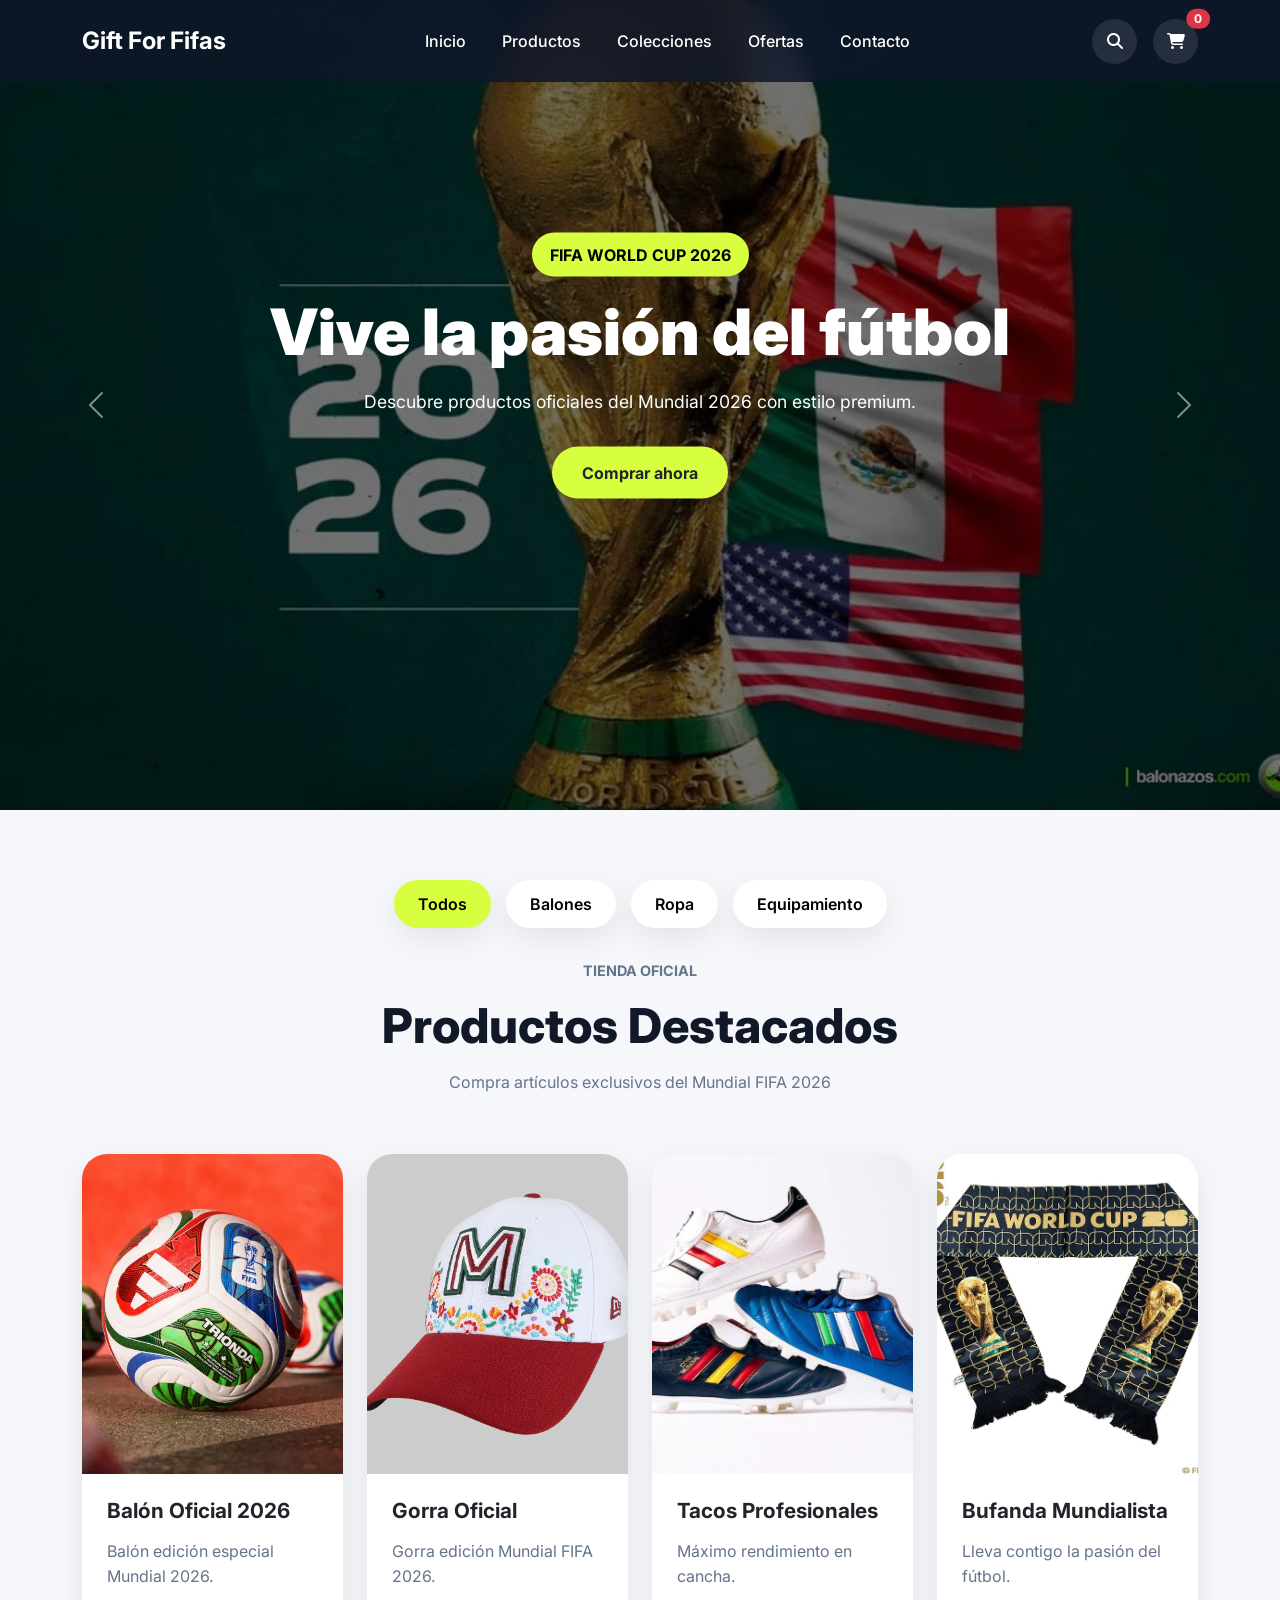
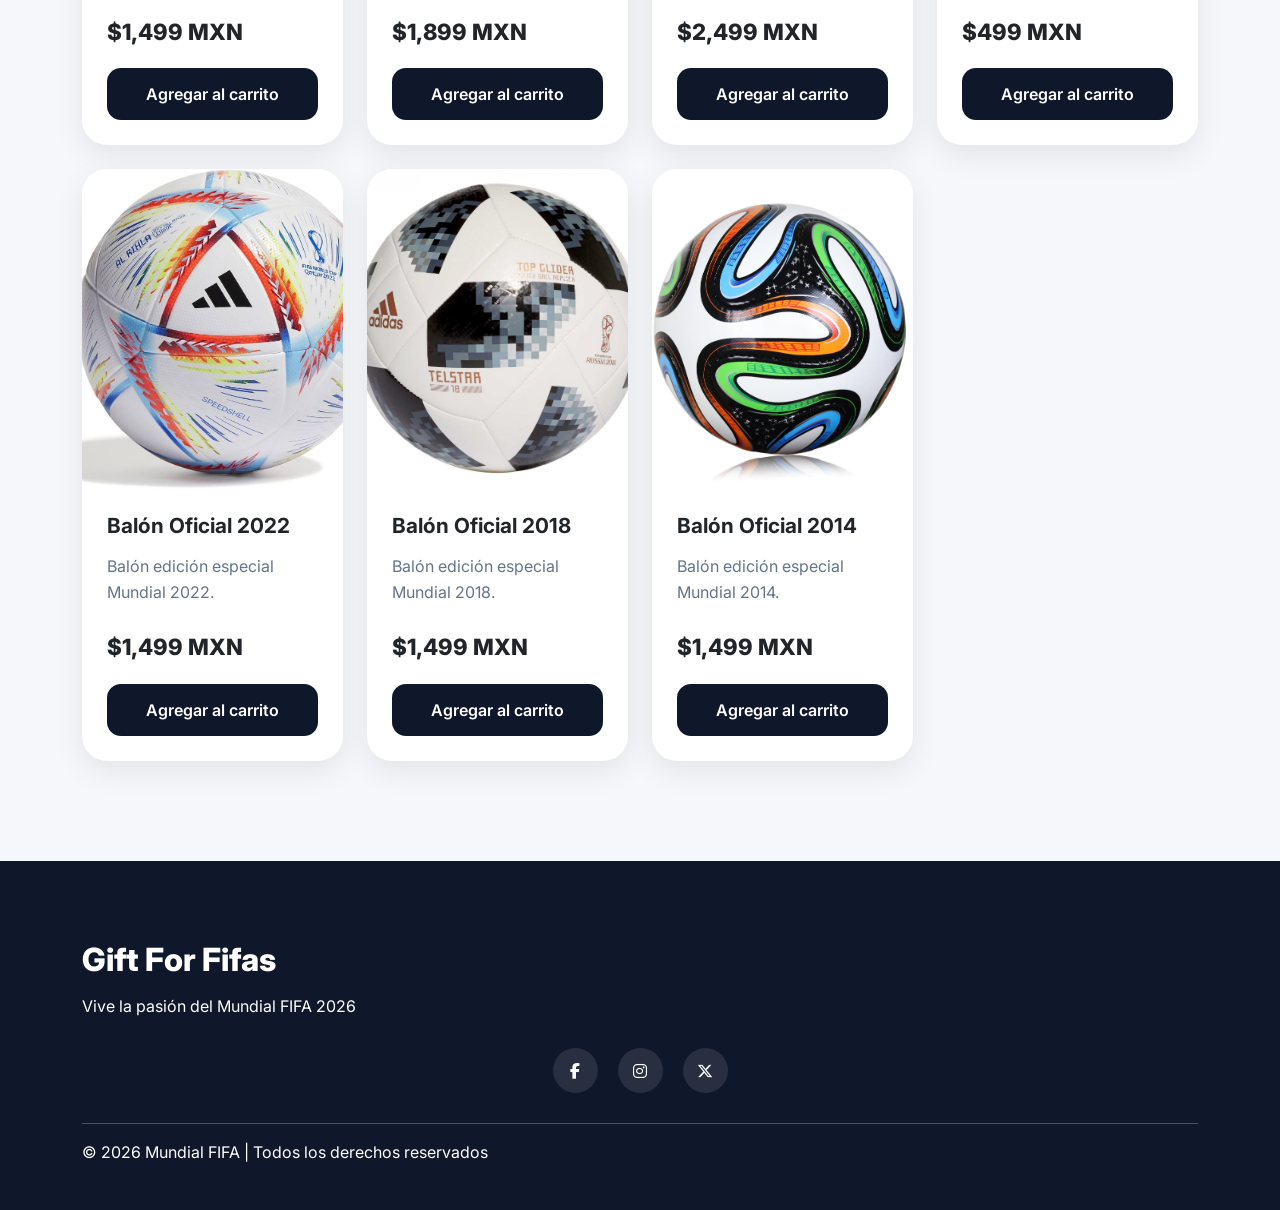
<file: src/pages/ArticulosDeportivos/artdeportivos.html>
<!doctype html>
<html lang="es">
  <head>
    <meta charset="UTF-8" />

    <meta name="viewport" content="width=device-width, initial-scale=1.0" />

    <title>Gift For Fifas | Mundial 2026</title>

    <!-- ========================= -->
    <!-- BOOTSTRAP -->
    <!-- ========================= -->

    <link
      href="https://cdn.jsdelivr.net/npm/bootstrap@5.3.3/dist/css/bootstrap.min.css"
      rel="stylesheet"
    />

    <!-- ========================= -->
    <!-- FONT AWESOME -->
    <!-- ========================= -->

    <link
      rel="stylesheet"
      href="https://cdnjs.cloudflare.com/ajax/libs/font-awesome/6.5.1/css/all.min.css"
    />

    <!-- ========================= -->
    <!-- GOOGLE FONTS -->
    <!-- ========================= -->

    <link
      href="https://fonts.googleapis.com/css2?family=Inter:wght@300;400;500;600;700;800;900&display=swap"
      rel="stylesheet"
    />

    <!-- ========================= -->
    <!-- CSS -->
    <!-- ========================= -->

    <link
      rel="stylesheet"
      href="../../pages/ArticulosDeportivos/artdeportivos.css"
    />
  </head>

  <body>
    <!-- ========================= -->
    <!-- NAVBAR -->
    <!-- ========================= -->

    <nav class="navbar navbar-expand-lg navbar-dark fixed-top custom-navbar">
      <div class="container">
        <!-- LOGO -->

        <a class="navbar-brand fw-bold logo-text" href="#"> Gift For Fifas </a>

        <!-- BOTON MOBILE -->

        <button
          class="navbar-toggler"
          type="button"
          data-bs-toggle="collapse"
          data-bs-target="#menuPrincipal"
        >
          <span class="navbar-toggler-icon"></span>
        </button>

        <!-- MENU -->

        <div class="collapse navbar-collapse" id="menuPrincipal">
          <ul class="navbar-nav mx-auto">
            <li class="nav-item">
              <a class="nav-link active" href="../../index.html"> Inicio </a>
            </li>

            <li class="nav-item">
              <a class="nav-link" href="#productos"> Productos </a>
            </li>

            <li class="nav-item">
              <a class="nav-link" href="#colecciones"> Colecciones </a>
            </li>

            <li class="nav-item">
              <a class="nav-link" href="#ofertas"> Ofertas </a>
            </li>

            <li class="nav-item">
              <a class="nav-link" href="#contacto"> Contacto </a>
            </li>
          </ul>

          <!-- BOTONES -->

          <div class="d-flex gap-3 align-items-center">
            <!-- BUSCAR -->

            <button class="btn search-btn">
              <i class="fa-solid fa-magnifying-glass"></i>
            </button>

            <!-- CARRITO -->

            <button
              class="btn cart-btn position-relative"
              data-bs-toggle="offcanvas"
              data-bs-target="#carritoCanvas"
            >
              <i class="fa-solid fa-cart-shopping"></i>

              <span
                id="contador-carrito"
                class="position-absolute top-0 start-100 translate-middle badge rounded-pill bg-danger"
              >
                0
              </span>
            </button>
          </div>
        </div>
      </div>
    </nav>

    <!-- ========================= -->
    <!-- HERO / CAROUSEL -->
    <!-- ========================= -->

    <header id="inicio">
      <div
        id="carouselHero"
        class="carousel slide carousel-fade"
        data-bs-ride="carousel"
      >
        <div class="carousel-inner">
          <!-- SLIDE 1 -->

          <div class="carousel-item active">
            <img
              src="../../assets/img/img articulos deportivos/a.jpg"
              class="d-block w-100 hero-img"
              alt="Mundial 2026"
            />

            <div class="overlay"></div>

            <div class="carousel-caption">
              <span class="hero-tag"> FIFA WORLD CUP 2026 </span>

              <h1>Vive la pasión del fútbol</h1>

              <p>
                Descubre productos oficiales del Mundial 2026 con estilo
                premium.
              </p>

              <button class="btn hero-btn">Comprar ahora</button>
            </div>
          </div>

          <!-- SLIDE 2 -->

          <div class="carousel-item">
            <img
              src="../../assets/img/img articulos deportivos/balonesmundial.JPG"
              class="d-block w-100 hero-img"
              alt="Balones Oficiales"
            />

            <div class="overlay"></div>

            <div class="carousel-caption">
              <span class="hero-tag"> EDICIÓN OFICIAL </span>

              <h1>Balones Oficiales</h1>

              <p>Diseñados para verdaderos aficionados.</p>

              <button class="btn hero-btn">Ver colección</button>
            </div>
          </div>

          <!-- SLIDE 3 -->

          <div class="carousel-item">
            <img
              src="../../assets/img/img articulos deportivos/equipamiento.jpg"
              class="d-block w-100 hero-img"
              alt="Equipamiento"
            />

            <div class="overlay"></div>

            <div class="carousel-caption">
              <span class="hero-tag"> EQUIPAMIENTO PRO </span>

              <h1>Juega como un campeón</h1>

              <p>Equipamiento profesional para tu mejor rendimiento.</p>

              <button class="btn hero-btn">Explorar</button>
            </div>
          </div>
        </div>

        <!-- CONTROLES -->

        <button
          class="carousel-control-prev"
          type="button"
          data-bs-target="#carouselHero"
          data-bs-slide="prev"
        >
          <span class="carousel-control-prev-icon"></span>
        </button>

        <button
          class="carousel-control-next"
          type="button"
          data-bs-target="#carouselHero"
          data-bs-slide="next"
        >
          <span class="carousel-control-next-icon"></span>
        </button>
      </div>
    </header>

    <!-- ========================= -->
    <!-- FILTROS -->
    <!-- ========================= -->

    <section class="filters-section">
      <div class="container">
        <div class="filters">
          <button class="active" data-filter="all">Todos</button>

          <button data-filter="balones">Balones</button>

          <button data-filter="ropa">Ropa</button>

          <button data-filter="equipamiento">Equipamiento</button>
        </div>
      </div>
    </section>

    <!-- ========================= -->
    <!-- PRODUCTOS -->
    <!-- ========================= -->

    <section class="productos-section" id="productos">
      <div class="container">
        <!-- TITULO -->

        <div class="section-title text-center">
          <span> TIENDA OFICIAL </span>

          <h2>Productos Destacados</h2>

          <p>Compra artículos exclusivos del Mundial FIFA 2026</p>
        </div>

        <!-- PRODUCTOS -->

        <div class="row g-4">
          <!-- PRODUCTO 1 -->

          <div class="col-md-6 col-lg-3 producto-item balones">
            <div class="product-card card balones">
              <div class="img-container">
                <img
                  src="../../assets/img/img articulos deportivos/balon.PNG"
                  alt="Balón Oficial 2026"
                />
              </div>

              <div class="card-body">
                <h5>Balón Oficial 2026</h5>

                <p>Balón edición especial Mundial 2026.</p>

                <div class="price">$1,499 MXN</div>

                <button
                  class="btn add-cart-btn agregar-carrito"
                  data-producto="Balón Oficial 2026"
                  data-precio="1499"
                >
                  Agregar al carrito
                </button>
              </div>
            </div>
          </div>

          <!-- PRODUCTO 2 -->

          <div class="col-md-6 col-lg-3 producto-item ropa">
            <div class="product-card card ropa">
              <div class="img-container">
                <img
                  src="../../assets/img/img articulos deportivos/gorra.jpg"
                  alt="Gorra Oficial"
                />
              </div>

              <div class="card-body">
                <h5>Gorra Oficial</h5>

                <p>Gorra edición Mundial FIFA 2026.</p>

                <div class="price">$1,899 MXN</div>

                <button
                  class="btn add-cart-btn agregar-carrito"
                  data-producto="Gorra Oficial"
                  data-precio="1899"
                >
                  Agregar al carrito
                </button>
              </div>
            </div>
          </div>

          <!-- PRODUCTO 3 -->

          <div class="col-md-6 col-lg-3 producto-item equipamiento">
            <div class="product-card card equipamiento">
              <div class="img-container">
                <img
                  src="../../assets/img/img articulos deportivos/tacos.JPG"
                  alt="Tacos Profesionales"
                />
              </div>

              <div class="card-body">
                <h5>Tacos Profesionales</h5>

                <p>Máximo rendimiento en cancha.</p>

                <div class="price">$2,499 MXN</div>

                <button
                  class="btn add-cart-btn agregar-carrito"
                  data-producto="Tacos Profesionales"
                  data-precio="2499"
                >
                  Agregar al carrito
                </button>
              </div>
            </div>
          </div>

          <!-- PRODUCTO 4 -->

          <div class="col-md-6 col-lg-3 producto-item ropa">
            <div class="product-card card ropa">
              <div class="img-container">
                <img
                  src="../../assets/img/img articulos deportivos/bufanda.jpg"
                  alt="Bufanda Mundialista"
                />
              </div>

              <div class="card-body">
                <h5>Bufanda Mundialista</h5>

                <p>Lleva contigo la pasión del fútbol.</p>

                <div class="price">$499 MXN</div>

                <button
                  class="btn add-cart-btn agregar-carrito"
                  data-producto="Bufanda Mundialista"
                  data-precio="499"
                >
                  Agregar al carrito
                </button>
              </div>
            </div>
          </div>

          <!-- PRODUCTO 5 -->

          <div class="col-md-6 col-lg-3 producto-item balones">
            <div class="product-card card balones">
              <div class="img-container">
                <img
                  src="../../assets/img/img articulos deportivos/balon2.jpg"
                  alt="Balón Oficial"
                />
              </div>

              <div class="card-body">
                <h5>Balón Oficial 2022</h5>

                <p>Balón edición especial Mundial 2022.</p>

                <div class="price">$1,499 MXN</div>

                <button
                  class="btn add-cart-btn agregar-carrito"
                  data-producto="Balón Oficial 2022"
                  data-precio="1499"
                >
                  Agregar al carrito
                </button>
              </div>
            </div>
          </div>

          <!-- PRODUCTO 6 -->

          <div class="col-md-6 col-lg-3 producto-item balones">
            <div class="product-card card balones">
              <div class="img-container">
                <img
                  src="../../assets/img/img articulos deportivos/balon3.jpg"
                  alt="Balón Oficial"
                />
              </div>

              <div class="card-body">
                <h5>Balón Oficial 2018</h5>

                <p>Balón edición especial Mundial 2018.</p>

                <div class="price">$1,499 MXN</div>

                <button
                  class="btn add-cart-btn agregar-carrito"
                  data-producto="Balón Oficial 2018"
                  data-precio="1499"
                >
                  Agregar al carrito
                </button>
              </div>
            </div>
          </div>

          <!-- PRODUCTO 7 -->

          <div class="col-md-6 col-lg-3 producto-item balones">
            <div class="product-card card balones">
              <div class="img-container">
                <img
                  src="../../assets/img/img articulos deportivos/balon4.jpg"
                  alt="Balón Oficial 2014"
                />
              </div>

              <div class="card-body">
                <h5>Balón Oficial 2014</h5>

                <p>Balón edición especial Mundial 2014.</p>

                <div class="price">$1,499 MXN</div>

                <button
                  class="btn add-cart-btn agregar-carrito"
                  data-producto="Balón Oficial 2014"
                  data-precio="1499"
                >
                  Agregar al carrito
                </button>
              </div>
            </div>
          </div>
        </div>
      </div>
    </section>

    <!-- ========================= -->
    <!-- CARRITO -->
    <!-- ========================= -->

    <div class="offcanvas offcanvas-end" tabindex="-1" id="carritoCanvas">
      <div class="offcanvas-header">
        <h5 class="offcanvas-title">🛒 Carrito de Compras</h5>

        <button
          type="button"
          class="btn-close"
          data-bs-dismiss="offcanvas"
        ></button>
      </div>

      <div class="offcanvas-body">
        <ul id="lista-carrito" class="list-group mb-4"></ul>

        <div class="cart-total">
          <h4>
            Total: $<span id="total">0</span>
            MXN
          </h4>
        </div>

        <button class="btn checkout-btn w-100 mt-3">Finalizar Compra</button>
      </div>
    </div>

    <!-- ========================= -->
    <!-- FOOTER -->
    <!-- ========================= -->

    <footer class="footer" id="contacto">
      <div class="container">
        <h2>Gift For Fifas</h2>

        <p>Vive la pasión del Mundial FIFA 2026</p>

        <div class="social-icons">
          <a href="#">
            <i class="fa-brands fa-facebook-f"></i>
          </a>

          <a href="#">
            <i class="fa-brands fa-instagram"></i>
          </a>

          <a href="#">
            <i class="fa-brands fa-x-twitter"></i>
          </a>
        </div>

        <hr />

        <p class="copy">© 2026 Mundial FIFA | Todos los derechos reservados</p>
      </div>
    </footer>

    <!-- ========================= -->
    <!-- BOOTSTRAP -->
    <!-- ========================= -->

    <script src="https://cdn.jsdelivr.net/npm/bootstrap@5.3.3/dist/js/bootstrap.bundle.min.js"></script>

    <!-- ========================= -->
    <!-- JAVASCRIPT -->
    <!-- ========================= -->

    <script src="../../pages/ArticulosDeportivos/artdeportivos.js"></script>
  </body>
</html>
</file>
<file: src/pages/ArticulosDeportivos/artdeportivos.css>
/* =========================
   IMPORT FONT
========================= */

@import url("https://fonts.googleapis.com/css2?family=Inter:wght@300;400;500;600;700;800;900&display=swap");

/* =========================
   RESET
========================= */

* {
  margin: 0;
  padding: 0;
  box-sizing: border-box;
}

body {
  font-family: "Inter", sans-serif;
  background: #f5f7fa;
  overflow-x: hidden;
  color: #111827;
}

/* =========================
   VARIABLES
========================= */

:root {
  --primary: #d7ff3f;

  --dark: #0f172a;

  --gray: #64748b;

  --white: #fff;

  --shadow: 0 10px 30px rgba(0, 0, 0, 0.08);
}

/* =========================
   NAVBAR
========================= */

.custom-navbar {
  background: rgba(15, 23, 42, 0.92);

  backdrop-filter: blur(10px);

  padding: 12px 0;

  transition: 0.3s ease;
}

.logo-text {
  font-size: 1.5rem;

  font-weight: 800;
}

.nav-link {
  color: white !important;

  margin: 0 10px;

  font-weight: 500;

  transition: 0.3s ease;
}

.nav-link:hover {
  color: var(--primary) !important;
}

/* BOTONES */

.search-btn,
.cart-btn {
  width: 45px;
  height: 45px;

  border: none;

  border-radius: 50%;

  background: rgba(255, 255, 255, 0.1);

  color: white;

  transition: 0.3s ease;
}

.search-btn:hover,
.cart-btn:hover {
  background: var(--primary);

  color: black;
}

/* =========================
   HERO
========================= */

.carousel-item {
  height: 90vh;

  position: relative;
}

.hero-img {
  width: 100%;
  height: 100%;

  object-fit: cover;
}

/* OVERLAY */

.overlay {
  position: absolute;

  inset: 0;

  background: linear-gradient(rgba(0, 0, 0, 0.55), rgba(0, 0, 0, 0.55));
}

/* CAPTION */

.carousel-caption {
  position: absolute;

  top: 50%;
  left: 50%;

  transform: translate(-50%, -50%);

  width: 90%;

  max-width: 850px;

  z-index: 5;
}

/* TAG */

.hero-tag {
  background: var(--primary);

  color: black;

  padding: 10px 18px;

  border-radius: 50px;

  font-weight: 700;

  display: inline-block;

  margin-bottom: 20px;
}

/* TITULO */

.carousel-caption h1 {
  font-size: 4rem;

  font-weight: 900;

  line-height: 1.1;

  margin-bottom: 20px;
}

/* TEXTO */

.carousel-caption p {
  font-size: 1.1rem;

  line-height: 1.7;

  margin-bottom: 30px;
}

/* BOTON */

.hero-btn {
  padding: 14px 30px;

  border: none;

  border-radius: 50px;

  background: var(--primary);

  font-weight: 700;

  transition: 0.3s ease;
}

.hero-btn:hover {
  transform: translateY(-5px);
}

/* =========================
   FILTROS
========================= */

.filters-section {
  padding: 70px 0 30px;
}

.filters {
  display: flex;

  justify-content: center;

  gap: 15px;

  flex-wrap: wrap;
}

.filters button {
  padding: 12px 24px;

  border: none;

  border-radius: 50px;

  background: white;

  box-shadow: var(--shadow);

  font-weight: 600;

  transition: 0.3s ease;
}

.filters button:hover,
.filters button.active {
  background: var(--primary);
}

/* =========================
   TITULO SECCION
========================= */

.section-title {
  margin-bottom: 60px;
}

.section-title span {
  color: var(--gray);

  font-size: 0.9rem;

  font-weight: 700;
}

.section-title h2 {
  font-size: 3rem;

  font-weight: 800;

  margin: 15px 0;
}

.section-title p {
  color: var(--gray);
}

/* =========================
   PRODUCTOS
========================= */

.productos-section {
  padding-bottom: 100px;
}

/* CARD */

.product-card {
  border: none !important;

  border-radius: 25px;

  overflow: hidden;

  background: white;

  box-shadow: var(--shadow);

  transition: 0.4s ease;

  height: 100%;

  display: flex;

  flex-direction: column;
}

.product-card:hover {
  transform: translateY(-10px);
}

/* IMAGEN */

.img-container {
  overflow: hidden;
}

.product-card img {
  width: 100%;

  height: 320px;

  object-fit: cover;

  transition: 0.5s ease;
}

.product-card:hover img {
  transform: scale(1.08);
}

/* BODY */

.product-card .card-body {
  padding: 25px;

  display: flex;

  flex-direction: column;

  flex: 1;
}

/* TITULO */

.product-card h5 {
  font-size: 1.3rem;

  font-weight: 700;

  margin-bottom: 15px;
}

/* TEXTO */

.product-card p {
  color: var(--gray);

  line-height: 1.6;

  min-height: 60px;
}

/* PRECIO */

.price {
  font-size: 1.4rem;

  font-weight: 800;

  margin: 20px 0;

  margin-top: auto;
}

/* BOTON */

.add-cart-btn {
  width: 100%;

  padding: 14px;

  border: none;

  border-radius: 14px;

  background: var(--dark);

  color: white;

  font-weight: 600;

  transition: 0.3s ease;
}

.add-cart-btn:hover {
  background: var(--primary);

  color: black;
}

/* =========================
   CARRITO
========================= */

.offcanvas {
  border-top-left-radius: 20px;

  border-bottom-left-radius: 20px;
}

.list-group-item {
  margin-bottom: 10px;

  border-radius: 12px !important;
}

/* CHECKOUT */

.checkout-btn {
  background: var(--primary);

  border: none;

  padding: 14px;

  border-radius: 14px;

  font-weight: 700;
}

/* =========================
   FOOTER
========================= */

.footer {
  background: var(--dark);

  color: white;

  padding: 80px 0 30px;
}

.footer h2 {
  font-size: 2rem;

  font-weight: 800;

  margin-bottom: 15px;
}

/* ICONOS */

.social-icons {
  display: flex;

  justify-content: center;

  gap: 20px;

  margin: 30px 0;
}

.social-icons a {
  width: 45px;
  height: 45px;

  display: flex;

  align-items: center;
  justify-content: center;

  border-radius: 50%;

  background: rgba(255, 255, 255, 0.1);

  color: white;

  text-decoration: none;

  transition: 0.3s ease;
}

.social-icons a:hover {
  background: var(--primary);

  color: black;
}

/* =========================
   RESPONSIVE
========================= */

@media (max-width: 991px) {
  .navbar-collapse {
    background: #0f172a;

    padding: 20px;

    border-radius: 20px;

    margin-top: 15px;
  }

  .carousel-caption h1 {
    font-size: 3rem;
  }
}

@media (max-width: 768px) {
  .carousel-item {
    height: 75vh;
  }

  .carousel-caption h1 {
    font-size: 2.2rem;
  }

  .carousel-caption p {
    font-size: 1rem;
  }

  .section-title h2 {
    font-size: 2rem;
  }
}

@media (max-width: 576px) {
  .carousel-caption {
    width: 95%;
  }

  .carousel-caption h1 {
    font-size: 1.8rem;
  }
}
</file>
